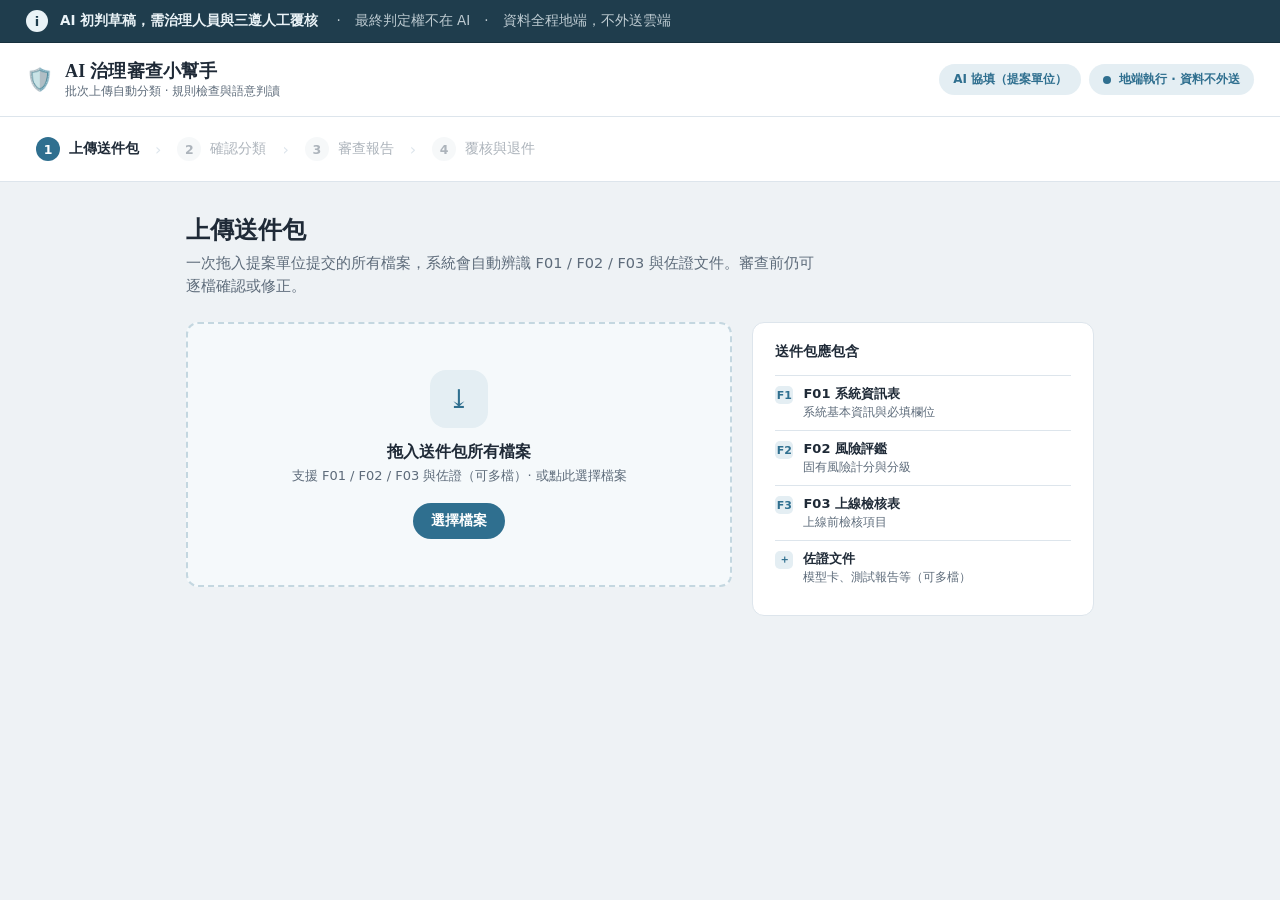
<file: web/index.html>
<!DOCTYPE html>
<html lang="zh-Hant">
<head>
  <meta charset="utf-8">
  <meta name="viewport" content="width=device-width, initial-scale=1">
  <title>AI 治理審查小幫手</title>
  <!-- 地端不外送：不載入任何外部資源（無 Google Fonts CDN）。字型用系統 CJK 堆疊。 -->
  <link rel="stylesheet" href="./styles.css">
</head>
<body>
  <div id="app"></div>
  <!-- 報告頁 modal / toast 必須留在 #app 外，避免狀態重繪時被一併移除。 -->
  <div class="mask" id="mask" hidden></div>
  <div class="toast" id="toast" role="status" aria-live="polite" hidden></div>
  <!-- 隱藏的真實檔案輸入：由「選擇檔案」按鈕觸發 -->
  <input id="file-input" type="file" multiple hidden>
  <script src="./app.js"></script>
</body>
</html>
</file>
<file: web/styles.css>
/* AI 治理審查小幫手 — 主題「沉穩信賴」（移植自 Claude Design .dc.html 的 THEME/SEV）。
   地端不外送：字型一律系統 CJK 堆疊，無外部請求。 */

:root {
  --bg: #eef2f5;
  --surface: #ffffff;
  --text: #1f2a37;
  --muted: #5d6b7a;
  --border: #dde5ec;
  --accent: #2f6f8f;
  --accent-text: #ffffff;
  --accent-soft: #e4eef3;
  --rad: 12px;
  --shadow: 0 1px 3px rgba(31, 42, 55, .08);
  --banner-bg: #1f3d4d;
  --banner-fg: #eaf3f7;
  --banner-border: #16303d;
  --drop-bg: #f5f9fb;
  --drop-border: #c4d7e0;
  --ok: #3f8a66;
  --ok-bg: #e9f5ef;

  --err-fg: #c0524a; --err-bg: #fbeceb; --err-border: #f1cec9;
  --warn-fg: #ad7a16; --warn-bg: #fbf3df; --warn-border: #efe1ba;
  --info-fg: #4a6b86; --info-bg: #eef3f7; --info-border: #dae5ee;

  /* 審查報告 v2 僅新增這三個 token；其餘沿用既有主題。 */
  --row-attn: #fdf9ef;
  --chip-bg: #eef2f5;
  --dim: #8c98a4;

  --head-font: "Noto Serif TC", "Songti TC", "Songti SC", serif;
  --body-font: "Noto Sans TC", "PingFang TC", "Microsoft JhengHei", "Heiti TC", system-ui, sans-serif;
}

* { box-sizing: border-box; }
html, body { margin: 0; padding: 0; }
body {
  min-height: 100vh;
  background: var(--bg);
  color: var(--text);
  font-family: var(--body-font);
  -webkit-font-smoothing: antialiased;
}
select { font-family: inherit; }
button { font-family: inherit; cursor: pointer; }
::-webkit-scrollbar { width: 10px; height: 10px; }
::-webkit-scrollbar-thumb { background: rgba(0, 0, 0, .14); border-radius: 6px; }
@keyframes gv-spin { to { transform: rotate(360deg); } }

/* ── 固定頂部：橫幅 / 頁首 / 步驟器 ───────────────────────────── */
.gv-sticky { position: sticky; top: 0; z-index: 30; }

.gv-banner {
  display: flex; align-items: center; gap: 12px;
  padding: 10px 26px;
  background: var(--banner-bg); color: var(--banner-fg);
  border-bottom: 1px solid var(--banner-border);
}
.gv-banner .dot {
  flex: none; width: 22px; height: 22px; border-radius: 50%;
  display: grid; place-items: center;
  background: var(--banner-fg); color: var(--banner-bg);
  font-size: 13px; font-weight: 900;
}
.gv-banner .txt { font-size: 13.5px; line-height: 1.45; font-weight: 500; }
.gv-banner .txt strong { font-weight: 700; }
.gv-banner .txt span { opacity: .78; }

.gv-header {
  display: flex; align-items: center; justify-content: space-between; gap: 20px;
  padding: 16px 26px;
  background: var(--surface); border-bottom: 1px solid var(--border);
}
.gv-header .brand { display: flex; align-items: center; gap: 12px; }
.gv-header .brand .logo { font-size: 22px; }
.gv-header .brand .title { font-family: var(--head-font); font-weight: 700; font-size: 18px; letter-spacing: .2px; }
.gv-header .brand .sub { font-size: 12px; color: var(--muted); }
.gv-header .pill {
  display: flex; align-items: center; gap: 8px;
  padding: 7px 14px; border-radius: 999px;
  background: var(--accent-soft); color: var(--accent);
  font-size: 12px; font-weight: 600;
}
.gv-header .pill .dot { width: 8px; height: 8px; border-radius: 50%; background: var(--accent); }

.gv-steps {
  display: flex; align-items: center; gap: 6px;
  padding: 14px 26px;
  background: var(--surface); border-bottom: 1px solid var(--border);
  overflow-x: auto;
}
.gv-step {
  display: flex; align-items: center; gap: 9px;
  border: none; background: transparent; padding: 6px 10px; border-radius: 8px;
  font-size: 13.5px; flex: none;
}
.gv-step .num {
  width: 24px; height: 24px; flex: none; border-radius: 50%;
  display: grid; place-items: center; font-size: 12.5px; font-weight: 700;
}
.gv-step.cur { font-weight: 700; color: var(--text); }
.gv-step.cur .num { background: var(--accent); color: var(--accent-text); }
.gv-step.done { font-weight: 500; color: var(--muted); }
.gv-step.done .num { background: var(--accent-soft); color: var(--accent); }
.gv-step.todo { font-weight: 500; color: var(--muted); }
.gv-step.todo .num { background: var(--bg); color: var(--muted); }
.gv-step.disabled { cursor: default; opacity: .5; }
.gv-step-sep { color: var(--border); font-size: 16px; }

/* ── 內容區 ───────────────────────────────────────────────── */
.gv-main { max-width: 960px; margin: 0 auto; padding: 30px 26px 80px; }
.gv-h1 { font-family: var(--head-font); font-size: 24px; font-weight: 700; margin: 2px 0 6px; }
.gv-h1 .light { font-size: 15px; font-weight: 500; color: var(--muted); }
.gv-lead { color: var(--muted); font-size: 14.5px; line-height: 1.6; margin: 0 0 24px; max-width: 640px; }

.gv-error {
  margin: 0 0 18px; padding: 12px 16px; border-radius: 10px;
  background: var(--err-bg); color: var(--err-fg); border: 1px solid var(--err-border);
  font-size: 13.5px; font-weight: 600;
}

/* Step 1 批次上傳 */
.gv-upload-grid { display: grid; grid-template-columns: 1.6fr 1fr; gap: 20px; align-items: start; }
@media (max-width: 720px) { .gv-upload-grid { grid-template-columns: 1fr; } }
.gv-drop {
  text-align: left; appearance: none;
  border: 2px dashed var(--drop-border); background: var(--drop-bg);
  border-radius: var(--rad); padding: 46px 30px;
  display: flex; flex-direction: column; align-items: center; gap: 14px;
  transition: all .2s ease; width: 100%;
}
.gv-drop:hover, .gv-drop.dragover { border-color: var(--accent); background: var(--accent-soft); }
.gv-drop .ic {
  width: 58px; height: 58px; border-radius: 16px; display: grid; place-items: center;
  background: var(--accent-soft); color: var(--accent); font-size: 26px;
}
.gv-drop .big { font-weight: 700; font-size: 16px; color: var(--text); text-align: center; }
.gv-drop .small { font-size: 13px; color: var(--muted); margin-top: 4px; text-align: center; }
.gv-drop .cta {
  margin-top: 4px; padding: 9px 18px; border-radius: 999px;
  background: var(--accent); color: var(--accent-text); font-weight: 700; font-size: 13.5px;
}
.gv-aside {
  background: var(--surface); border: 1px solid var(--border);
  border-radius: var(--rad); padding: 20px 22px;
}
.gv-aside h3 { font-weight: 700; font-size: 14px; margin: 0 0 14px; }
.gv-aside .item { display: flex; gap: 10px; align-items: flex-start; padding: 9px 0; border-top: 1px solid var(--border); }
.gv-aside .tag {
  flex: none; margin-top: 1px; width: 18px; height: 18px; border-radius: 5px;
  background: var(--accent-soft); color: var(--accent);
  display: grid; place-items: center; font-size: 11px; font-weight: 900;
}
.gv-aside .name { font-size: 13px; line-height: 1.45; font-weight: 700; }
.gv-aside .note { color: var(--muted); font-size: 12px; }
.gv-filelist {
  background: var(--surface); border: 1px solid var(--border);
  border-radius: var(--rad); overflow: hidden;
}
.gv-filelist .head {
  display: flex; align-items: center; justify-content: space-between;
  padding: 16px 20px; border-bottom: 1px solid var(--border);
  font-weight: 700; font-size: 14.5px;
}
.gv-row { display: flex; align-items: center; gap: 12px; padding: 13px 20px; border-top: 1px solid var(--border); }
.gv-row:first-child { border-top: none; }
.gv-row .ic { font-size: 18px; flex: none; }
.gv-row .meta { flex: 1; min-width: 0; }
.gv-row .fname { font-size: 13.5px; font-weight: 500; white-space: nowrap; overflow: hidden; text-overflow: ellipsis; }
.gv-row .fsize { font-size: 12px; color: var(--muted); }

/* 通用按鈕 */
.btn-primary {
  border: none; background: var(--accent); color: var(--accent-text);
  border-radius: 10px; padding: 13px 26px; font-weight: 700; font-size: 14.5px; box-shadow: var(--shadow);
}
.btn-primary:hover { filter: brightness(1.06); }
.btn-primary:disabled { cursor: default; filter: none; opacity: .5; }
.btn-ghost {
  border: 1px solid var(--border); background: transparent; color: var(--muted);
  border-radius: 10px; padding: 12px 20px; font-weight: 600; font-size: 14px;
}
.btn-small { border: 1px solid var(--border); background: transparent; color: var(--muted); border-radius: 8px; padding: 7px 14px; font-size: 13px; }
.row-end { display: flex; justify-content: flex-end; margin-top: 22px; }
.row-split { display: flex; align-items: center; justify-content: space-between; gap: 16px; margin-top: 22px; }

/* Step 2 分類確認 / 報告 metadata */
.gv-chips { display: flex; flex-wrap: wrap; gap: 8px; margin-bottom: 18px; }
.gv-chip {
  display: inline-flex; align-items: center; gap: 7px; padding: 6px 13px;
  border-radius: 999px; font-size: 12.5px; font-weight: 500; border: 1px solid var(--border);
}
.gv-classify-row { padding: 13px 18px; border-top: 1px solid var(--border); }
.gv-classify-row:first-child { border-top: none; }
.gv-classify-row.flagged { box-shadow: inset 3px 0 0 var(--warn-border); }
.gv-classify-row .line { display: flex; align-items: center; gap: 12px; }
.gv-classify-row .ic { font-size: 18px; flex: none; }
.gv-classify-row .body { flex: 1; min-width: 0; }
.gv-classify-row .top { display: flex; align-items: center; gap: 8px; }
.gv-classify-row .fname { font-size: 13.5px; font-weight: 600; white-space: nowrap; overflow: hidden; text-overflow: ellipsis; }
.gv-classify-row .reason { font-size: 12px; color: var(--muted); margin-top: 3px; line-height: 1.4; }
.gv-flag {
  flex: none; font-size: 11px; font-weight: 700; padding: 2px 8px; border-radius: 6px;
  background: var(--warn-bg); color: var(--warn-fg); border: 1px solid var(--warn-border);
}
.gv-review-options { display: flex; flex-wrap: wrap; gap: 16px; margin: 0 0 18px; }
.gv-review-options label { display: grid; gap: 6px; color: var(--muted); font-size: 13px; font-weight: 600; }
.gv-review-meta { margin: 22px 0; padding: 20px; background: var(--surface); border: 1px solid var(--border); border-radius: 12px; }
.gv-meta-grid { display: grid; grid-template-columns: repeat(2, minmax(0, 1fr)); gap: 12px 20px; }
.gv-meta-grid > div { display: grid; gap: 4px; min-width: 0; }
.gv-meta-grid strong { color: var(--muted); font-size: 12px; }
.gv-meta-grid span { overflow-wrap: anywhere; font-size: 13px; }
@media (max-width: 720px) { .gv-meta-grid { grid-template-columns: 1fr; } }
.gv-select {
  flex: none; appearance: none; border: 1px solid var(--border); background: var(--bg); color: var(--text);
  border-radius: 9px; padding: 9px 30px 9px 13px; font-size: 13px; font-weight: 600;
  background-image: url('data:image/svg+xml;utf8,<svg xmlns="http://www.w3.org/2000/svg" width="12" height="12" viewBox="0 0 12 12"><path d="M2 4l4 4 4-4" stroke="%23888" stroke-width="1.6" fill="none" stroke-linecap="round"/></svg>');
  background-repeat: no-repeat; background-position: right 11px center;
}
@media (max-width: 640px) {
  .gv-classify-row .line { align-items: flex-start; flex-wrap: wrap; }
  .gv-classify-row .body { flex-basis: calc(100% - 34px); }
  .gv-classify-row .gv-select { width: 100%; }
  .row-split { align-items: stretch; flex-wrap: wrap; }
  .row-split > button { flex: 1 1 180px; }
  .gv-main { padding-right: 18px; padding-left: 18px; }
  .gv-steps { padding-right: 18px; padding-left: 18px; }
}

/* 報告 */
.gv-summary {
  background: var(--surface); border: 1px solid var(--border);
  border-left: 6px solid var(--bar); border-radius: var(--rad); box-shadow: var(--shadow); overflow: hidden;
}
.gv-summary .top {
  display: flex; flex-wrap: wrap; align-items: center; justify-content: space-between; gap: 20px; padding: 24px 26px;
}
.gv-summary .lead { display: flex; align-items: center; gap: 18px; min-width: 260px; }
.gv-summary .badge {
  flex: none; width: 60px; height: 60px; border-radius: 16px; display: grid; place-items: center; font-size: 30px;
}
.gv-summary .title { font-family: var(--head-font); font-size: 23px; font-weight: 700; }
.gv-summary .subline { font-size: 13.5px; color: var(--muted); margin-top: 3px; }
.gv-tiles { display: flex; gap: 10px; }
.gv-tile { min-width: 92px; text-align: center; padding: 14px 16px; border-radius: 12px; border: 1px solid; }
.gv-tile.big { outline: 2px solid; outline-offset: 1px; }
.gv-tile .n { font-size: 26px; font-weight: 900; line-height: 1; }
.gv-tile .l { font-size: 12px; margin-top: 5px; font-weight: 600; }
.gv-summary .foot {
  display: flex; flex-wrap: wrap; align-items: center; gap: 10px;
  padding: 13px 26px; background: var(--bg); border-top: 1px solid var(--border);
}
.gv-summary .foot .note { font-size: 12.5px; color: var(--muted); }
.gv-summary .foot .spacer { margin-left: auto; }

.gv-filters { display: flex; gap: 6px; margin: 24px 0 14px; }
.gv-filter {
  appearance: none; padding: 8px 16px; border-radius: 999px; font-size: 13px; font-weight: 600;
  transition: all .2s; border: 1px solid var(--border); background: var(--surface); color: var(--muted);
}
.gv-filter.active { border-color: var(--accent); background: var(--accent); color: var(--accent-text); }

.gv-findings { display: flex; flex-direction: column; gap: 10px; }
.gv-finding { background: var(--surface); border: 1px solid var(--border); border-radius: var(--rad); overflow: hidden; }
.gv-finding.err.open { border-color: var(--err-border); box-shadow: 0 1px 4px var(--err-bg); }
.gv-finding > .fbtn {
  width: 100%; appearance: none; border: none; background: transparent; text-align: left;
  display: flex; align-items: center; gap: 13px; padding: 15px 18px;
}
.gv-finding .fbadge {
  flex: none; width: 26px; height: 26px; border-radius: 8px; display: grid; place-items: center;
  font-size: 13px; font-weight: 900;
}
.gv-finding .fsev { flex: none; font-size: 11px; font-weight: 800; letter-spacing: .4px; text-transform: uppercase; }
.gv-finding .ftitle { flex: 1; font-size: 14.5px; font-weight: 700; color: var(--text); }
.gv-finding .floc {
  flex: none; font-size: 12px; color: var(--muted); background: var(--bg);
  border: 1px solid var(--border); padding: 3px 9px; border-radius: 7px;
}
.gv-finding .fcaret { flex: none; color: var(--muted); font-size: 14px; transition: transform .2s; }
.gv-finding.open .fcaret { transform: rotate(180deg); }
.gv-finding .fbody { padding: 2px 18px 18px 57px; }
.gv-compare { display: flex; gap: 10px; margin: 6px 0 13px; flex-wrap: wrap; }
.gv-compare .col { flex: 1; min-width: 140px; border-radius: 9px; padding: 10px 13px; border: 1px solid var(--border); background: var(--bg); }
.gv-compare .k { font-size: 11px; color: var(--muted); font-weight: 600; margin-bottom: 3px; }
.gv-compare .v { font-size: 13.5px; font-weight: 700; }
.gv-compare .expected .v { color: var(--ok); }
.gv-finding .fmsg { margin: 0; font-size: 13.5px; line-height: 1.65; color: var(--text); white-space: pre-wrap; }
.gv-finding .fmsg + .fmsg { margin-top: 6px; }
.gv-finding .fcode-line { display: flex; align-items: center; gap: 8px; margin-top: 11px; }
.gv-finding code, .gv-finding .fcode {
  font-size: 11.5px; color: var(--muted); background: var(--bg);
  border: 1px solid var(--border); padding: 2px 8px; border-radius: 6px;
}
.gv-finding .fhint { font-size: 11.5px; color: var(--muted); }

/* LLM 佐證彙整表（多行 Markdown 表格） */
.md-table { border-collapse: collapse; width: 100%; margin: 8px 0; font-size: 12.5px; }
.md-table th, .md-table td { border: 1px solid var(--border); padding: 6px 9px; text-align: left; vertical-align: top; }
.md-table th { background: var(--bg); font-weight: 700; }

/* 審查中遮罩 */
.gv-overlay { position: fixed; inset: 0; z-index: 50; background: rgba(20, 24, 30, .32); display: grid; place-items: center; }
.gv-overlay .box {
  background: var(--surface); border-radius: 16px; padding: 34px 44px;
  display: flex; flex-direction: column; align-items: center; gap: 16px; box-shadow: 0 18px 50px rgba(0, 0, 0, .25);
  width: min(420px, calc(100vw - 32px)); text-align: center;
}
.gv-overlay .spin {
  width: 40px; height: 40px; border: 4px solid var(--accent-soft); border-top-color: var(--accent);
  border-radius: 50%; animation: gv-spin .8s linear infinite;
}
.gv-overlay .t { font-weight: 700; font-size: 15px; }
.gv-overlay .s { font-size: 12.5px; color: var(--muted); }

.btn-download {
  border: 1px solid var(--accent); background: var(--accent-soft); color: var(--accent);
  border-radius: 10px; padding: 12px 22px; font-weight: 700; font-size: 14px;
}

/* ── Step 3 報告改版：Hero 結論條 / 其他待處理 / 檢核項狀態總覽 / 彙整參考 ── */

/* Hero 結論條：錯誤數 + 待確認項比例 + 主因，一眼定調整份報告要不要處理。 */
.gv-hero-conclusion {
  display: inline-block; margin-top: 8px;
  font-size: 13.5px; font-weight: 600; line-height: 1.4;
  border-radius: 8px; padding: 7px 12px;
}
.gv-hero-conclusion.attn { background: var(--warn-bg); border: 1px solid var(--warn-border); color: var(--warn-fg); }
.gv-hero-conclusion.ok { background: var(--ok-bg); border: 1px solid var(--ok-bg); color: var(--ok); }

/* 章節共用標題（serif，比 gv-h1 略小，供三個新章節使用）＋ 上下節奏間距。 */
.gv-h2 { font-family: var(--head-font); font-size: 18px; font-weight: 700; margin: 0; }
.gv-others, .gv-matrix, .gv-reference { margin-top: 26px; }

/* 其他待處理：非項次 error/warn，沿用 .gv-finding 卡片，只有存在時才渲染整節。 */
.gv-others .gv-h2 { margin-bottom: 14px; }

/* AI 判讀降級提示帶：端點連不上/中止時的顯著（非紅、琥珀）資訊帶，緊接 hero 之下。 */
.gv-notices { margin-top: 18px; background: var(--warn-bg); border: 1px solid var(--warn-border); border-radius: var(--rad); padding: 12px 16px; }
.gv-notices-head { font-weight: 700; color: var(--warn-fg); margin-bottom: 6px; font-size: 13.5px; }
.gv-notices ul { margin: 0; padding-left: 20px; }
.gv-notices li { color: var(--text); font-size: 13px; line-height: 1.5; margin: 3px 0; }
.gv-notices strong { color: var(--warn-fg); }

/* ① 檢核項狀態總覽：章節標頭（標題＋濾鏡並排）。 */
.gv-matrix-head {
  display: flex; align-items: center; justify-content: space-between; flex-wrap: wrap;
  gap: 12px; margin-bottom: 14px;
}
.gv-matrix-filters { display: flex; gap: 6px; flex-wrap: wrap; }

/* 總覽表白卡：橫向捲動避免窄螢幕擠壓，表格本身滿版。 */
.gv-matrix-card {
  background: var(--surface); border: 1px solid var(--border); border-radius: var(--rad);
  box-shadow: var(--shadow); overflow-x: auto;
}
.gv-matrix-card table { width: 100%; border-collapse: collapse; font-size: 12.5px; }
.gv-matrix-card th {
  text-align: left; font-size: 11.5px; font-weight: 700; color: var(--muted);
  background: var(--bg); padding: 9px 12px; white-space: nowrap;
  border-bottom: 1px solid var(--border);
}
.gv-matrix-card td { padding: 8px 12px; border-top: 1px solid var(--border); vertical-align: middle; }
.gv-matrix-card tbody tr:first-child td { border-top: none; }

.gv-mrow { cursor: pointer; }
.gv-mrow:not(.row-attn):not(.row-err):hover td { background: var(--bg); }
/* 有問題的列淡色提示：先給不支援 color-mix 的瀏覽器一個純色後備，再用 color-mix 淡化。 */
.gv-mrow.row-attn td { background: var(--warn-bg); background: color-mix(in srgb, var(--warn-bg) 45%, var(--surface)); }
.gv-mrow.row-err td { background: var(--err-bg); background: color-mix(in srgb, var(--err-bg) 45%, var(--surface)); }

.gv-mcaret { text-align: right; }
.gv-matrix-card .fcaret { display: inline-block; color: var(--muted); font-size: 14px; transition: transform .2s; }
.gv-mrow.open .fcaret { transform: rotate(180deg); }

/* 狀態格：小色塊 label，依 kind 上色；white-space:nowrap 避免欄位內折行。 */
.st-ok, .st-warn, .st-undet, .st-err, .st-none, .st-skip { font-weight: 600; font-size: 12px; white-space: nowrap; }
.st-ok { color: var(--ok); }
.st-warn { color: var(--warn-fg); }
.st-undet { color: var(--muted); }
.st-err { color: var(--err-fg); }
.st-none { color: var(--muted); }
/* 本次未判讀（不適用／佐證空白）：字重與飽和度都壓低，不與 ✓/▲/？ 爭取 triage 注意力。 */
.st-skip { color: var(--muted); font-weight: 500; opacity: .75; }

/* 摘要欄：單行省略號，完整內容在展開列 / title 屬性。 */
.gv-mgist {
  max-width: 220px; color: var(--muted); font-size: 12px;
  white-space: nowrap; overflow: hidden; text-overflow: ellipsis;
}

/* 展開明細列：淺底色卡片，內含每個附掛 finding 的完整明細（沿用 .fbody）。 */
.gv-matrix-detail td { background: var(--drop-bg); padding: 14px 16px; border-top: none; }
.gv-mdetail-finding { padding: 4px 0; }
.gv-mdetail-head { font-size: 12.5px; font-weight: 700; margin-bottom: 2px; }
.gv-mdetail-sep { border-top: 1px solid var(--border); margin: 12px 0; }
.gv-mdetail-empty { font-size: 13px; color: var(--muted); padding: 4px 0; }
.gv-mdetail-refs { margin-top: 10px; font-size: 12px; color: var(--muted); }

/* 文件內容（參考）：提案單位填寫原文與佐證引用片段。原文保留斷行，過長時區塊內捲動，
   不讓一段長文把整列撐開。 */
.gv-src { display: flex; flex-direction: column; gap: 10px; margin-top: 6px; }
.gv-src-label { font-size: 12px; font-weight: 600; color: var(--muted); }
.gv-src-note { font-size: 12px; color: var(--muted); margin: 2px 0; }
.gv-src-text {
  margin-top: 3px; padding: 8px 10px; border-left: 3px solid var(--border);
  background: var(--bg); border-radius: 4px;
  font-size: 13px; line-height: 1.65; white-space: pre-wrap; word-break: break-word;
  max-height: 220px; overflow-y: auto;
}
/* 上線內容中「提案沒寫過」的句子；用底色標示而非改字色，維持原文可讀性。 */
.gv-src-text mark { background: var(--warn-bg); color: inherit; padding: 0 2px; border-radius: 2px; }

/* 總覽表 / 分頁清單的空狀態：虛線框，與資料卡明顯區隔。 */
.gv-matrix-empty {
  border: 1px dashed var(--border); border-radius: var(--rad); background: var(--drop-bg);
  color: var(--muted); font-size: 13.5px; text-align: center; padding: 26px 20px;
}

/* ② 彙整參考：預設收合教師卡；展開後上方分頁 + 下方內容。 */
.gv-ref-teaser {
  width: 100%; display: flex; align-items: center; gap: 14px; text-align: left;
  appearance: none; border: 1px solid var(--border); background: var(--surface);
  border-radius: var(--rad); padding: 16px 20px; box-shadow: var(--shadow);
}
.gv-ref-teaser .badge {
  flex: none; width: 30px; height: 30px; border-radius: 9px; display: grid; place-items: center;
  background: var(--accent-soft); color: var(--accent); font-weight: 800; font-size: 13px;
}
.gv-ref-teaser .body { flex: 1; min-width: 0; }
.gv-ref-teaser .title { font-weight: 700; font-size: 14.5px; color: var(--text); }
.gv-ref-teaser .sum {
  font-size: 12.5px; color: var(--muted); margin-top: 2px;
  white-space: nowrap; overflow: hidden; text-overflow: ellipsis;
}
.gv-ref-teaser .fcaret { flex: none; color: var(--muted); font-size: 14px; transition: transform .2s; }
.gv-ref-teaser .fcaret.open { transform: rotate(180deg); }
.gv-ref-tabs { display: flex; gap: 6px; flex-wrap: wrap; margin: 14px 0 12px; }
.gv-ref-body { margin-top: 2px; }

/* ── Step 3 report v2：缺陷分流 / 逐項覆核 ─────────────────────── */

/* 分層進度：先完成的檢查先出場，避免長時間以全螢幕遮罩阻斷操作。 */
.gv-layers {
  display: flex; flex-wrap: wrap; align-items: center; gap: 10px;
  margin-bottom: 16px; padding: 11px 16px;
  background: var(--surface); border: 1px solid var(--border);
  border-radius: var(--rad); box-shadow: var(--shadow);
}
.gv-layer {
  display: inline-flex; align-items: center; gap: 7px;
  padding: 4px 10px; border-radius: 999px;
  background: var(--chip-bg); color: var(--muted);
  font-size: 12.5px; font-weight: 600;
}
.gv-layer .d { width: 7px; height: 7px; border-radius: 50%; background: var(--dim); }
.gv-layer.done { color: var(--ok); background: var(--ok-bg); }
.gv-layer.done .d { background: var(--ok); }
.gv-layer.run, .gv-layer.running { color: var(--warn-fg); background: var(--warn-bg); }
.gv-layer.run .d, .gv-layer.running .d {
  background: var(--warn-fg); animation: gv-pulse 1.1s ease-in-out infinite;
}
.gv-layer.skipped { color: var(--dim); background: var(--chip-bg); }
.gv-layers .rerun {
  margin-left: auto; padding: 6px 12px;
  border: 1px solid var(--border); border-radius: 8px;
  background: transparent; color: var(--muted);
  font-size: 12.5px; font-weight: 600;
}
.gv-layers .rerun:hover { background: var(--bg); }
@keyframes gv-pulse { 50% { opacity: .25; } }

/* Hero 的標題即初判結果；規則層結果只在 tile 內呈現。 */
.gv-hero {
  overflow: hidden;
  background: var(--surface); border: 1px solid var(--border);
  border-left: 6px solid var(--warn-fg); border-radius: var(--rad);
  box-shadow: var(--shadow);
}
.gv-hero.pass, .gv-hero.passed { border-left-color: var(--ok); }
.gv-hero .top { display: flex; align-items: flex-start; gap: 16px; padding: 22px 24px 18px; }
.gv-hero .hero-copy { min-width: 0; }
.gv-hero .lead { display: flex; align-items: flex-start; gap: 16px; min-width: 0; }
.gv-hero .badge {
  flex: none; display: grid; place-items: center;
  width: 56px; height: 56px; border-radius: 16px;
  background: var(--warn-bg); color: var(--warn-fg); font-size: 27px;
}
.gv-hero.pass .badge, .gv-hero.passed .badge { background: var(--ok-bg); color: var(--ok); }
.gv-hero .verdict {
  color: var(--warn-fg); font-family: var(--head-font);
  font-size: 23px; font-weight: 700; line-height: 1.25;
}
.gv-hero.pass .verdict, .gv-hero.passed .verdict { color: var(--ok); }
.gv-hero .subline { margin-top: 4px; color: var(--muted); font-size: 13px; }
.gv-hero .because {
  max-width: 640px; margin-top: 9px;
  font-size: 14.5px; line-height: 1.65; text-wrap: pretty;
}
.gv-hero .gv-tiles {
  display: grid; grid-template-columns: repeat(4, minmax(0, 1fr));
  gap: 10px; padding: 0 24px 18px;
}
.gv-hero .gv-tile {
  min-width: 0; padding: 13px 12px; text-align: center;
  background: var(--bg); border: 1px solid var(--border); border-radius: 12px;
}
.gv-hero .gv-tile .n { font-size: 25px; font-weight: 900; line-height: 1; }
.gv-hero .gv-tile .l { margin-top: 5px; color: var(--muted); font-size: 11.5px; font-weight: 600; }
.gv-hero .gv-tile.risk {
  color: var(--tile-fg, var(--ok));
  background: var(--tile-bg, var(--ok-bg));
  border-color: var(--tile-border, var(--ok-bg));
}
.gv-hero .gv-tile.risk .n, .gv-hero .gv-tile.risk .l { color: inherit; }
.gv-hero .gv-tile.attn {
  color: var(--warn-fg); background: var(--warn-bg); border-color: var(--warn-border);
  outline: 2px solid var(--warn-border); outline-offset: 1px;
}
.gv-hero .gv-tile.attn .n, .gv-hero .gv-tile.attn .l { color: inherit; }
.gv-hero .gv-tile.rules { text-align: left; }
.gv-hero .gv-tile.rules .n { color: var(--ok); font-size: 13px; font-weight: 700; }
.gv-hero .gv-tile.rules.error .n { color: var(--err-fg); }
.gv-hero .gv-tile.rules .l { margin-top: 4px; line-height: 1.5; }
.gv-hero .foot {
  display: flex; flex-wrap: wrap; align-items: center; gap: 10px;
  padding: 13px 24px; background: var(--bg); border-top: 1px solid var(--border);
}
.gv-hero .foot .note { margin-left: auto; color: var(--muted); font-size: 12.5px; }

/* 報告頁按鈕尺寸依 handoff 收斂；上傳與分類頁的既有按鈕不受影響。 */
.gv-hero .btn-primary, .gv-card .btn-primary, .gv-foot .btn-primary, .modal .btn-primary {
  padding: 10px 18px; font-size: 13.5px;
}
.gv-hero .btn-ghost, .gv-card .btn-ghost, .gv-foot .btn-ghost, .modal .btn-ghost {
  padding: 9px 16px; background: var(--surface); font-size: 13px;
}
.gv-hero .btn-ghost:hover, .gv-card .btn-ghost:hover,
.gv-foot .btn-ghost:hover, .modal .btn-ghost:hover { background: var(--bg); }

/* 缺陷清單 / 檢核項總覽切換與覆核進度。 */
.gv-viewbar {
  display: flex; flex-wrap: wrap; align-items: center; gap: 8px;
  margin: 24px 0 12px;
}
.gv-viewbar h2 { margin: 0 8px 0 0; font-family: var(--head-font); font-size: 18px; font-weight: 700; }
.gv-tab {
  appearance: none; padding: 7px 15px;
  border: 1px solid var(--border); border-radius: 999px;
  background: var(--surface); color: var(--muted);
  font-size: 13px; font-weight: 600;
}
.gv-tab.active, .gv-tab[aria-selected="true"] {
  border-color: var(--accent); background: var(--accent); color: var(--accent-text);
}
.gv-progress {
  display: flex; align-items: center; gap: 9px; margin-left: auto;
  color: var(--muted); font-size: 12.5px; font-weight: 600;
}
.gv-progress .bar {
  width: 96px; height: 6px; overflow: hidden;
  background: var(--border); border-radius: 4px;
}
.gv-progress .bar i { display: block; height: 100%; background: var(--accent); }

/* 兩個視圖共用的白卡、共通事實帶與同值欄收起帶。 */
.gv-card {
  overflow: hidden; background: var(--surface);
  border: 1px solid var(--border); border-radius: var(--rad); box-shadow: var(--shadow);
}
.gv-common {
  display: flex; flex-wrap: wrap; align-items: center; gap: 12px;
  padding: 12px 16px; background: var(--warn-bg); border-bottom: 1px solid var(--warn-border);
}
.gv-common .t { color: var(--warn-fg); font-size: 13.5px; font-weight: 700; }
.gv-common .s { color: var(--muted); font-size: 12.5px; }
.gv-common .a {
  margin-left: auto; padding: 6px 12px;
  border: 1px solid var(--warn-border); border-radius: 8px;
  background: var(--surface); color: var(--warn-fg);
  font-size: 12.5px; font-weight: 700;
}
.gv-uniform {
  display: flex; flex-wrap: wrap; align-items: center; gap: 8px;
  padding: 9px 16px; background: var(--bg); border-bottom: 1px solid var(--border);
  color: var(--muted); font-size: 12px;
}
.gv-uniform code {
  padding: 2px 7px; background: var(--surface);
  border: 1px solid var(--border); border-radius: 5px; font-size: 11.5px;
}
.gv-uniform .uniform-toggle { margin-left: auto; padding: 4px 10px; font-size: 12px; }
.uniform-detail { padding: 10px 16px 14px; color: var(--muted); }
.uniform-detail > div + div { margin-top: 3px; }
.gv-card-actions {
  display: flex; flex-wrap: wrap; align-items: center; gap: 10px;
  padding: 12px 16px; background: var(--bg); border-top: 1px solid var(--border);
}
.gv-card-actions .card-note { margin-left: auto; color: var(--muted); font-size: 12px; }

/* Grid 列：欄寬集中於 r-def / r-mx，展開內容獨立成 detail。 */
.r {
  display: grid; align-items: center; gap: 10px;
  padding: 11px 16px; border-top: 1px solid var(--border);
}
.r.head {
  padding: 9px 16px; border-top: none; background: var(--bg);
  color: var(--muted); font-size: 11px; font-weight: 700;
}
.r-def { grid-template-columns: 112px 46px minmax(0, 1fr) 96px 24px; }
.r-mx { grid-template-columns: minmax(0, 1fr) 108px 132px 24px; }
.mx-toggle, .mx-caret {
  min-width: 0; margin: 0; padding: 0; border: 0; background: transparent;
  color: inherit; text-align: left;
}
.mx-toggle { display: flex; flex-direction: column; }
.mx-caret { display: grid; place-items: center; min-height: 32px; text-align: right; }
.r.clickable { cursor: pointer; }
.r.clickable:hover { background: var(--bg); }
.r.attn { background: var(--row-attn); }
.r.attn:hover { background: var(--warn-bg); }
.cell-title { min-width: 0; font-size: 13.5px; font-weight: 700; }
.cell-sub {
  min-width: 0; margin-top: 2px; overflow: hidden; text-overflow: ellipsis;
  color: var(--muted); font-size: 11.5px; white-space: nowrap;
}
.n-big { text-align: right; font-size: 14px; font-weight: 800; }
.caret { color: var(--muted); text-align: right; font-size: 13px; transition: transform .2s; }
.open .caret, [aria-expanded="true"] .caret { transform: rotate(180deg); }

/* 來源／狀態標籤只限定在報告卡，避免影響上傳頁既有的 .tag。 */
.gv-card .tag, .detail .tag {
  display: inline-flex; align-items: center; gap: 5px;
  padding: 2px 8px; border-radius: 6px;
  font-size: 11px; font-weight: 700; white-space: nowrap;
}
.tag-rule { background: var(--chip-bg); border: 1px solid var(--border); color: var(--text); }
.tag-rag { background: var(--accent-soft); border: 1px solid var(--info-border); color: var(--accent); }
.tag-llm { background: var(--warn-bg); border: 1px solid var(--warn-border); color: var(--warn-fg); }
.tag-trial { background: var(--info-bg); border: 1px solid var(--info-border); color: var(--info-fg); }
.st-warn { color: var(--warn-fg); font-size: 12.5px; font-weight: 600; }
.st-err { color: var(--err-fg); font-size: 12.5px; font-weight: 600; }
.st-ok { color: var(--ok); font-size: 12.5px; font-weight: 600; }
.st-skip {
  align-self: center; justify-self: start;
  color: var(--dim); border-bottom: 1px dashed var(--dim);
  font-size: 12.5px; font-weight: 500; opacity: 1;
}

/* 展開明細：rubric、引用原文、座標、規則碼與命中位置。 */
.detail {
  padding: 4px 16px 18px; background: var(--row-attn); border-top: 1px solid var(--border);
  font-size: 13px; line-height: 1.7;
}
.detail.plain { background: var(--bg); }
.detail h4 { margin: 14px 0 6px; color: var(--muted); font-size: 12px; font-weight: 700; letter-spacing: .3px; }
.detail h4:first-child { margin-top: 12px; }
.detail-note { max-width: 720px; color: var(--muted); }
.rubric-tag { margin-left: 8px; }
.rubric .unmet { color: var(--muted); }
.quote-loc { margin-top: 6px; }
.rubric { display: flex; flex-direction: column; gap: 6px; }
.rubric > div { display: grid; grid-template-columns: 18px minmax(0, 1fr); gap: 8px; font-size: 12.5px; }
.rubric .y { color: var(--ok); font-weight: 700; }
.rubric .n { color: var(--warn-fg); font-weight: 700; }
.quote {
  padding: 9px 12px; white-space: pre-wrap; overflow-wrap: anywhere;
  background: var(--surface); border-left: 3px solid var(--border); border-radius: 4px;
  font-size: 12.5px; line-height: 1.65;
}
.loc { color: var(--accent); font-size: 11.5px; font-weight: 600; }
.codes { display: flex; flex-wrap: wrap; gap: 6px; margin-top: 10px; }
.codes code {
  padding: 2px 8px; background: var(--surface); border: 1px solid var(--border);
  border-radius: 6px; color: var(--muted); font-size: 11px;
}
.hits { display: flex; flex-wrap: wrap; gap: 6px; }
.hit {
  display: inline-flex; align-items: center; gap: 6px;
  padding: 5px 10px; background: var(--surface); border: 1px solid var(--border);
  border-radius: 8px; font-size: 12px;
}
.hit b { font-weight: 700; }
.hit span { color: var(--muted); }

/* 逐項覆核決定。 */
.dec {
  max-width: 100%; appearance: none;
  padding: 6px 26px 6px 10px;
  border: 1px solid var(--border); border-radius: 8px;
  background-color: var(--surface); color: var(--muted);
  background-image: url('data:image/svg+xml;utf8,<svg xmlns="http://www.w3.org/2000/svg" width="12" height="12" viewBox="0 0 12 12"><path d="M2 4l4 4 4-4" stroke="%23888" stroke-width="1.6" fill="none" stroke-linecap="round"/></svg>');
  background-repeat: no-repeat; background-position: right 9px center;
  font-size: 12px; font-weight: 600;
}
.dec.d-accept { border-color: var(--ok-bg); background-color: var(--ok-bg); color: var(--ok); }
.dec.d-reject { border-color: var(--err-border); background-color: var(--err-bg); color: var(--err-fg); }
.dec.d-na { color: var(--dim); }
.mobile-decision { display: none; }
.gv-persistence-note {
  margin-top: 20px; padding: 10px 12px;
  border: 1px solid var(--border); border-radius: 8px;
  background: var(--bg); color: var(--muted);
  font-size: 12.5px; line-height: 1.55;
}
.gv-foot {
  display: flex; flex-wrap: wrap; align-items: center; justify-content: space-between;
  gap: 12px; margin-top: 24px;
}
.gv-foot-actions { display: flex; flex-wrap: wrap; gap: 10px; }
.review-wait {
  display: flex; align-items: center; gap: 16px; padding: 24px;
  color: var(--text); text-align: left;
}
.review-wait-icon {
  flex: none; display: grid; place-items: center; width: 42px; height: 42px;
  border-radius: 12px; background: var(--warn-bg); color: var(--warn-fg); font-size: 22px;
}
.review-wait p { margin: 5px 0 0; color: var(--muted); font-size: 13px; line-height: 1.6; }

/* 補件通知與複製結果。mask/toast 常駐於 #app 外，不受整頁重繪影響。 */
.mask {
  position: fixed; inset: 0; z-index: 50;
  display: grid; place-items: center; padding: 24px;
  background: rgba(20, 24, 30, .32);
}
.mask[hidden] { display: none; }
.modal {
  display: flex; flex-direction: column; overflow: hidden;
  width: min(680px, 100%); max-height: 82vh;
  background: var(--surface); border-radius: 16px;
  box-shadow: 0 18px 50px rgba(0, 0, 0, .25);
}
.modal header { padding: 18px 22px 12px; }
.modal h3 { margin: 0 0 4px; font-family: var(--head-font); font-size: 18px; }
.modal .sub { color: var(--muted); font-size: 12.5px; }
.modal textarea {
  flex: 1; min-height: 260px; margin: 0 22px; padding: 14px; resize: vertical;
  border: 1px solid var(--border); border-radius: 10px;
  background: var(--bg); color: var(--text);
  font-family: var(--body-font); font-size: 13px; line-height: 1.75;
}
.modal footer {
  display: flex; align-items: center; gap: 10px;
  margin-top: 16px; padding: 14px 22px;
  background: var(--bg); border-top: 1px solid var(--border);
}
.modal footer .note { margin-left: auto; color: var(--muted); font-size: 12px; }
.toast {
  position: fixed; left: 50%; bottom: 26px; z-index: 60;
  max-width: calc(100vw - 32px); padding: 10px 18px;
  transform: translateX(-50%);
  background: var(--banner-bg); color: var(--banner-fg);
  border-radius: 999px; box-shadow: 0 8px 24px rgba(0, 0, 0, .22);
  font-size: 13px; font-weight: 600; text-align: center;
}
.toast[hidden] { display: none; }

/* 大量新增的按鈕、分頁與可展開列都必須有清楚的鍵盤焦點。 */
:where(button, select, textarea, [tabindex]:not([tabindex="-1"])):focus-visible {
  outline: 3px solid color-mix(in srgb, var(--accent) 55%, white);
  outline-offset: 2px;
}
.r.clickable:focus-visible { outline-offset: -3px; }

@media (max-width: 760px) {
  .gv-hero .top { padding-right: 18px; padding-left: 18px; }
  .gv-hero .gv-tiles { grid-template-columns: repeat(2, minmax(0, 1fr)); padding-right: 18px; padding-left: 18px; }
  .gv-hero .foot { padding-right: 18px; padding-left: 18px; }
  .gv-hero .foot .note { width: 100%; margin-left: 0; }
  .gv-progress { flex-basis: 100%; margin-left: 0; }
  .r-def { grid-template-columns: minmax(0, 1fr) 46px 24px; }
  .r-def .c-basis, .r-def .c-loc { display: none; }
  .r-mx { grid-template-columns: minmax(0, 1fr) 92px 24px; }
  .r-mx .c-dec { display: none; }
  .detail .mobile-decision { display: block; margin-top: 10px; }
  .gv-card-actions .card-note { flex-basis: 100%; margin-left: 0; }
  .modal footer { flex-wrap: wrap; }
  .modal footer .note { flex-basis: 100%; margin-left: 0; }
}

@media (max-width: 480px) {
  .gv-hero .top { gap: 12px; }
  .gv-hero .badge { width: 48px; height: 48px; border-radius: 14px; font-size: 23px; }
  .gv-hero .verdict { font-size: 20px; }
  .mask { padding: 12px; }
  .modal textarea { min-height: 220px; margin-right: 14px; margin-left: 14px; }
}

@media (prefers-reduced-motion: reduce) {
  html:focus-within { scroll-behavior: auto; }
  .gv-layer.run .d, .gv-layer.running .d, .gv-overlay .spin { animation: none; }
  .caret, .gv-finding .fcaret, .gv-ref-teaser .fcaret { transition: none; }
}

/* ── 提案單位端 AI 協填（/assist）：只用既有 token；審查員端 app.js 不受影響 ── */
.gv-header .pills { display: flex; flex-wrap: wrap; align-items: center; gap: 8px; }
.gv-header a.pill { text-decoration: none; }
.gv-header a.pill:hover { filter: brightness(.95); }
.gv-assist-forms { display: flex; flex-wrap: wrap; align-items: center; gap: 10px; margin: 18px 0 0; }
.gv-assist-forms .k { color: var(--muted); font-size: 13px; font-weight: 600; margin-right: 4px; }
.gv-assist-forms label {
  display: inline-flex; align-items: center; gap: 8px; padding: 8px 14px;
  border: 1px solid var(--border); border-radius: 10px; background: var(--surface);
  font-size: 13.5px; font-weight: 600; cursor: pointer;
}
.gv-assist-forms label.on { border-color: var(--accent); background: var(--accent-soft); color: var(--accent); }
.gv-assist-bar { display: flex; flex-wrap: wrap; align-items: center; gap: 8px; margin: 22px 0 12px; }
.gv-mode-badge {
  display: inline-flex; align-items: center; gap: 6px; padding: 5px 12px;
  border-radius: 999px; border: 1px solid; font-size: 12px; font-weight: 700;
}
.gv-mode-badge.llm { color: var(--ok); background: var(--ok-bg); border-color: var(--ok-bg); }
.gv-mode-badge.retrieval_only { color: var(--warn-fg); background: var(--warn-bg); border-color: var(--warn-border); }
.gv-mode-badge.unavailable { color: var(--err-fg); background: var(--err-bg); border-color: var(--err-border); }
.gv-assist-table { overflow-x: auto; }
.gv-assist-table .md-table { margin: 0; font-size: 13px; min-width: 640px; }
.gv-assist-table .md-table th { white-space: nowrap; }
.gv-assist-row .cell { display: block; color: var(--accent); font-family: ui-monospace, SFMono-Regular, Menlo, monospace; font-size: 11.5px; margin-top: 2px; }
.gv-assist-row .sugg { white-space: pre-wrap; overflow-wrap: anywhere; }
.gv-assist-row .none { color: var(--muted); font-style: italic; }
.gv-assist-row .conf { display: inline-block; min-width: 42px; text-align: right; font-variant-numeric: tabular-nums; color: var(--muted); }
.gv-assist-row .conf.hi { color: var(--ok); font-weight: 700; }
.gv-assist-row.adopted td { background: var(--ok-bg); color: var(--muted); }
.gv-assist-row.adopted .sugg { text-decoration: line-through; }
.gv-assist-row .gv-chip { cursor: pointer; background: var(--surface); color: var(--accent); font-size: 12px; padding: 4px 10px; }
.gv-assist-row .gv-chip.open { border-color: var(--accent); background: var(--accent-soft); }
.gv-assist-row .adopt { width: 18px; height: 18px; cursor: pointer; accent-color: var(--ok); }
.gv-assist-cite td { background: var(--drop-bg); }
.gv-assist-cite .quote + .quote { margin-top: 8px; }
.gv-assist-cite .loc { display: block; margin-top: 4px; }
.gv-assist-cite .gv-cite-note { font-size: 11.5px; color: var(--muted); margin-top: 8px; }
.gv-assist-empty { padding: 24px 16px; color: var(--muted); text-align: center; font-size: 13.5px; }
.gv-assist-notices .gv-findings { margin-top: 8px; }
</file>
